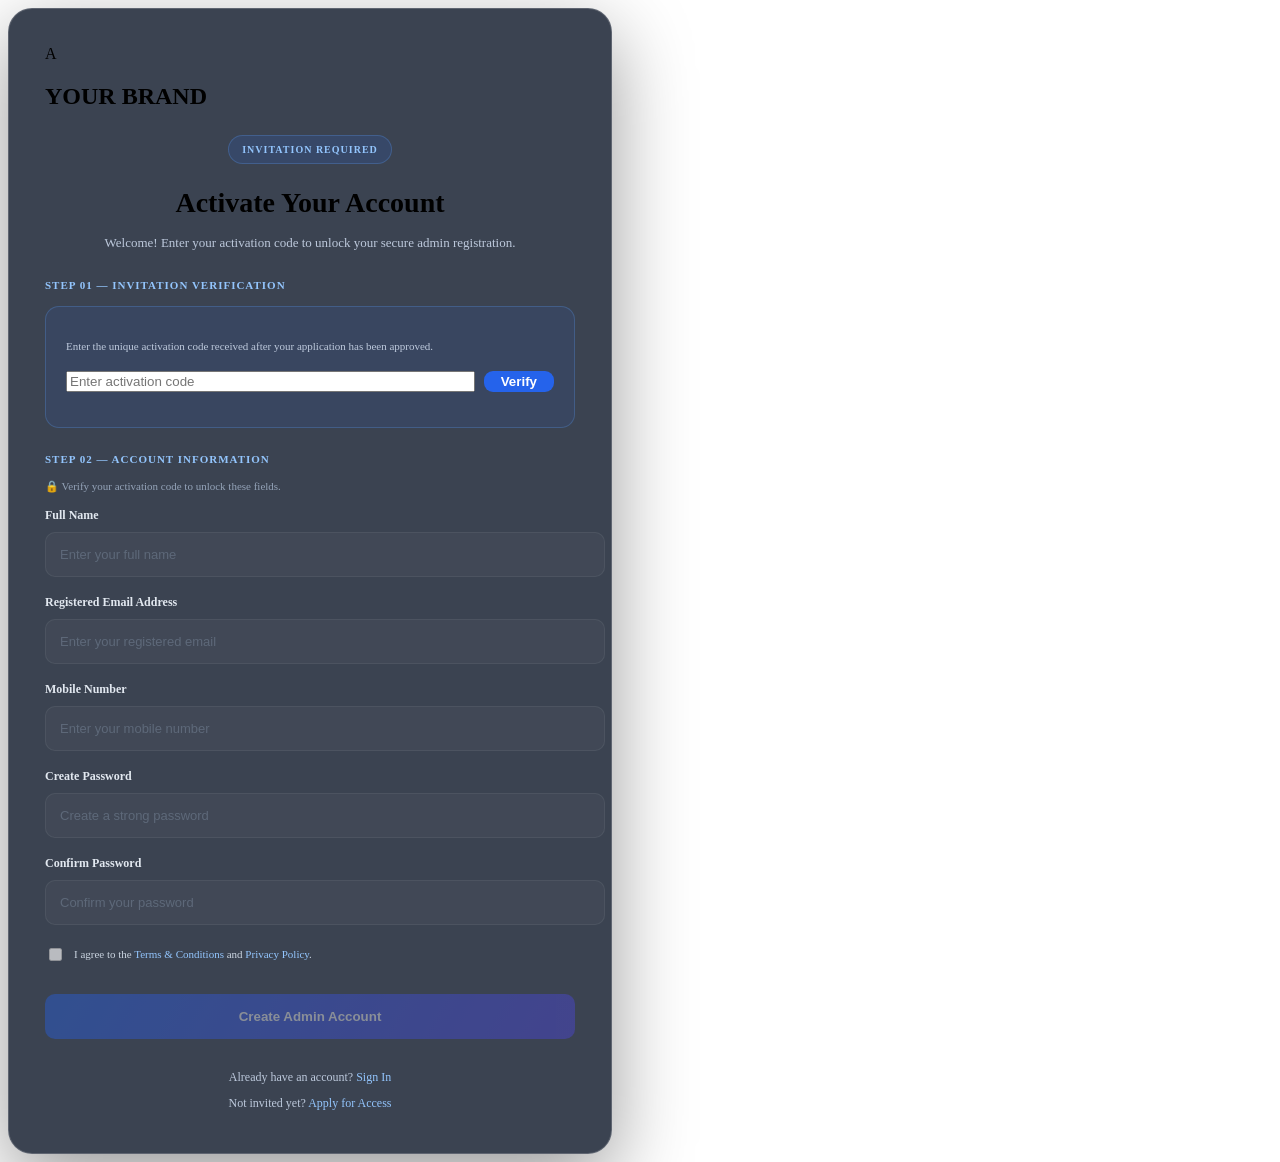
<file: index.html>
<!DOCTYPE html>
<html lang="en">
<head>
    <meta charset="UTF-8">
    <meta name="viewport" content="width=device-width, initial-scale=1.0">

    <title>Activate Account | Admin Portal</title>

    <link rel="stylesheet" href="style.css">

    <link rel="preconnect" href="https://fonts.googleapis.com">
    <link href="https://fonts.googleapis.com/css2?family=Inter:wght@400;500;600;700;800&display=swap" rel="stylesheet">


</head>

<body>

    <div class="background"></div>
    <div class="background-overlay"></div>

    <main class="signup-wrapper">

        <section class="signup-card">

            <!-- Brand -->
            <div class="brand">
                <div class="brand-logo">A</div>
                <h2>Along digital</h2>
            </div>

            <!-- Heading -->
            <div class="signup-heading">

                <span class="security-label">
                    INVITATION REQUIRED
                </span>

                <h1>Activate Your Account</h1>

                <p>
                    Welcome! Enter your activation code to
                    unlock your secure admin registration.
                </p>

            </div>

            <!-- Activation -->
            <div class="section-label">
                STEP 01 — INVITATION VERIFICATION
            </div>

            <div class="activation-box">

                <p>
                    Enter the unique activation code received
                    after your application has been approved.
                </p>

                <div class="activation-row">

                    <input
                        type="text"
                        id="activationCode"
                        placeholder="Enter activation code"
                        maxlength="100"
                        autocomplete="off"
                    >

                    <button
                        type="button"
                        class="verify-btn"
                        id="verifyCodeBtn">
                        Verify
                    </button>

                </div>

                <p
                    id="activationMessage"
                    class="status-message"
                    role="status"
                    aria-live="polite">
                </p>

            </div>

            <!-- Registration -->
            <form id="signupForm">

                <div class="section-label">
                    STEP 02 — ACCOUNT INFORMATION
                </div>

                <p class="locked-message" id="lockedMessage">
                    🔒 Verify your activation code to unlock these fields.
                </p>

                <div class="field">
                    <label for="fullName">Full Name</label>
                    <input
                        type="text"
                        id="fullName"
                        placeholder="Enter your full name"
                        autocomplete="name"
                        maxlength="100"
                        disabled
                        required
                    >
                </div>

                <div class="field">
                    <label for="email">Registered Email Address</label>
                    <input
                        type="email"
                        id="email"
                        placeholder="Enter your registered email"
                        autocomplete="email"
                        maxlength="254"
                        disabled
                        required
                    >
                </div>

                <div class="field">
                    <label for="mobile">Mobile Number</label>
                    <input
                        type="tel"
                        id="mobile"
                        placeholder="Enter your mobile number"
                        autocomplete="tel"
                        maxlength="15"
                        disabled
                        required
                    >
                </div>

                <div class="field">
                    <label for="password">Create Password</label>
                    <input
                        type="password"
                        id="password"
                        placeholder="Create a strong password"
                        autocomplete="new-password"
                        minlength="12"
                        disabled
                        required
                    >
                </div>

                <div class="field">
                    <label for="confirmPassword">Confirm Password</label>
                    <input
                        type="password"
                        id="confirmPassword"
                        placeholder="Confirm your password"
                        autocomplete="new-password"
                        minlength="12"
                        disabled
                        required
                    >
                </div>

                <!-- Terms -->
                <label class="terms">

                    <input
                        type="checkbox"
                        id="signupTerms"
                        disabled
                        required
                    >

                    <span>
                        I agree to the
                        <a href="#" id="terms" data-link="terms-co">Terms & Conditions</a>
                        and
                        <a href="#" id="privacy" data-link="privacy-co">Privacy Policy</a>.
                    </span>

                </label>

                <!-- Register -->
                <button
                    type="submit"
                    id="registerBtn"
                    class="register-btn"
                    disabled>
                    Create Admin Account
                </button>

                <p
                    id="signupMessage"
                    class="status-message"
                    role="status"
                    aria-live="polite">
                </p>

            </form>

            <!-- Footer -->
            <div class="bottom-links">

                Already have an account?
                <a href="index.html">Sign In</a>

                <br>

                Not invited yet?
                <a href="apply.html">Apply for Access</a>

            </div>

        </section>

    </main>

    <!-- Shared Assets -->
    <script src="assets.js"></script>

    <!-- Signup Logic will be added in script.js -->
    <script src="script.js"></script>

</body>
</html>
</file>
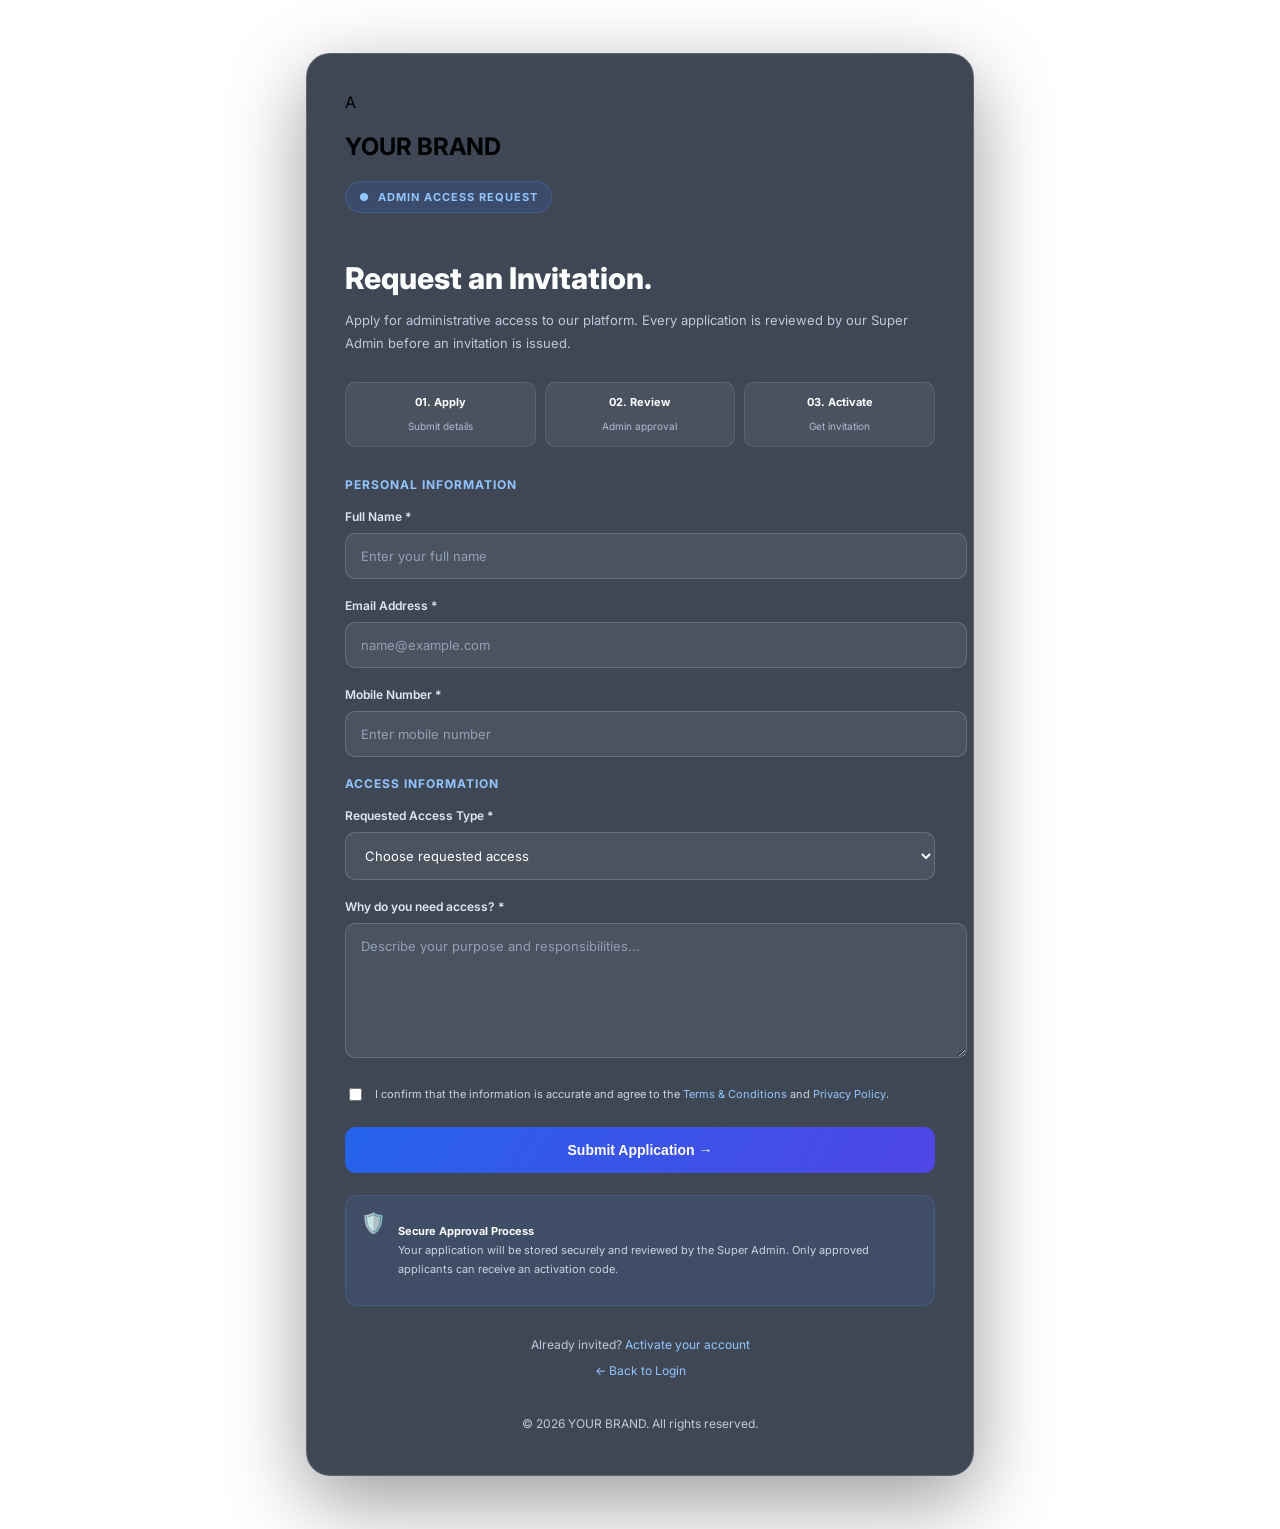
<file: apply.html>
<!DOCTYPE html>
<html lang="en">
<head>
    <meta charset="UTF-8">
    <meta name="viewport" content="width=device-width, initial-scale=1.0">

    <title>Request Access | Admin Portal</title>

    <link rel="stylesheet" href="../style.css">

    <link rel="preconnect" href="https://fonts.googleapis.com">
    <link href="https://fonts.googleapis.com/css2?family=Inter:wght@400;500;600;700;800&display=swap" rel="stylesheet">
</head>
<link rel="stylesheet" href="apply.css">
<body>

    <!-- Background -->
    <div class="background"></div>
    <div class="background-overlay"></div>

    <main class="apply-wrapper">

        <section class="apply-card">

            <!-- Brand -->
            <div class="brand">
                <div class="brand-logo">A</div>
                <h2>YOUR BRAND</h2>
            </div>

            <!-- Heading -->
            <div class="apply-heading">

                <div class="top-label">
                    <span>●</span>
                    ADMIN ACCESS REQUEST
                </div>

                <h1>Request an Invitation.</h1>

                <p>
                    Apply for administrative access to our platform.
                    Every application is reviewed by our Super Admin
                    before an invitation is issued.
                </p>

            </div>

            <!-- Process -->
            <div class="application-steps">

                <div class="step">
                    <strong>01. Apply</strong>
                    <span>Submit details</span>
                </div>

                <div class="step">
                    <strong>02. Review</strong>
                    <span>Admin approval</span>
                </div>

                <div class="step">
                    <strong>03. Activate</strong>
                    <span>Get invitation</span>
                </div>

            </div>

            <form id="applicationForm">

                <div class="section-title">
                    Personal Information
                </div>

                <div class="field">
                    <label for="fullName">Full Name *</label>
                    <input
                        type="text"
                        id="fullName"
                        name="fullName"
                        placeholder="Enter your full name"
                        maxlength="100"
                        autocomplete="name"
                        required
                    >
                </div>

                <div class="field">
                    <label for="email">Email Address *</label>
                    <input
                        type="email"
                        id="email"
                        name="email"
                        placeholder="name@example.com"
                        maxlength="254"
                        autocomplete="email"
                        required
                    >
                </div>

                <div class="field">
                    <label for="mobile">Mobile Number *</label>
                    <input
                        type="tel"
                        id="mobile"
                        name="mobile"
                        placeholder="Enter mobile number"
                        maxlength="15"
                        autocomplete="tel"
                        required
                    >
                </div>

                <div class="section-title">
                    Access Information
                </div>

                <div class="field">
                    <label for="role">Requested Access Type *</label>

                    <select id="role" name="role" required>
                        <option value="">Choose requested access</option>
                        <option value="content_manager">Content Manager</option>
                        <option value="editor">Editor</option>
                        <option value="administrator">Administrator</option>
                    </select>
                </div>

                <div class="field">
                    <label for="reason">Why do you need access? *</label>

                    <textarea
                        id="reason"
                        name="reason"
                        placeholder="Describe your purpose and responsibilities..."
                        maxlength="1000"
                        required
                    ></textarea>
                </div>

                <!-- Consent -->
                <label class="consent">
                    <input
                        type="checkbox"
                        id="applicationConsent"
                        required
                    >

                    <span>
                        I confirm that the information is accurate
                        and agree to the
                        <a href="terms.html">Terms & Conditions</a>
                        and
                        <a href="privacy.html">Privacy Policy</a>.
                    </span>
                </label>

                <!-- Submit -->
                <button
                    type="submit"
                    class="submit-btn"
                    id="applyButton"
                >
                    Submit Application →
                </button>

                <p
                    id="applicationMessage"
                    role="status"
                    aria-live="polite">
                </p>

            </form>

            <!-- Review Information -->
            <div class="review-info">

                <div class="info-icon">🛡️</div>

                <p>
                    <strong>Secure Approval Process</strong><br>
                    Your application will be stored securely
                    and reviewed by the Super Admin.
                    Only approved applicants can receive an
                    activation code.
                </p>

            </div>

            <!-- Footer -->
            <div class="bottom-links">

                Already invited?
                <a href="signup.html">Activate your account</a>

                <br>

                <a href="../index.html">← Back to Login</a>

                <br><br>

                <span>© 2026 YOUR BRAND. All rights reserved.</span>

            </div>

        </section>

    </main>

    <!-- Assets -->
    <script src="../assets.js"></script>

</body>
</html>
</file>
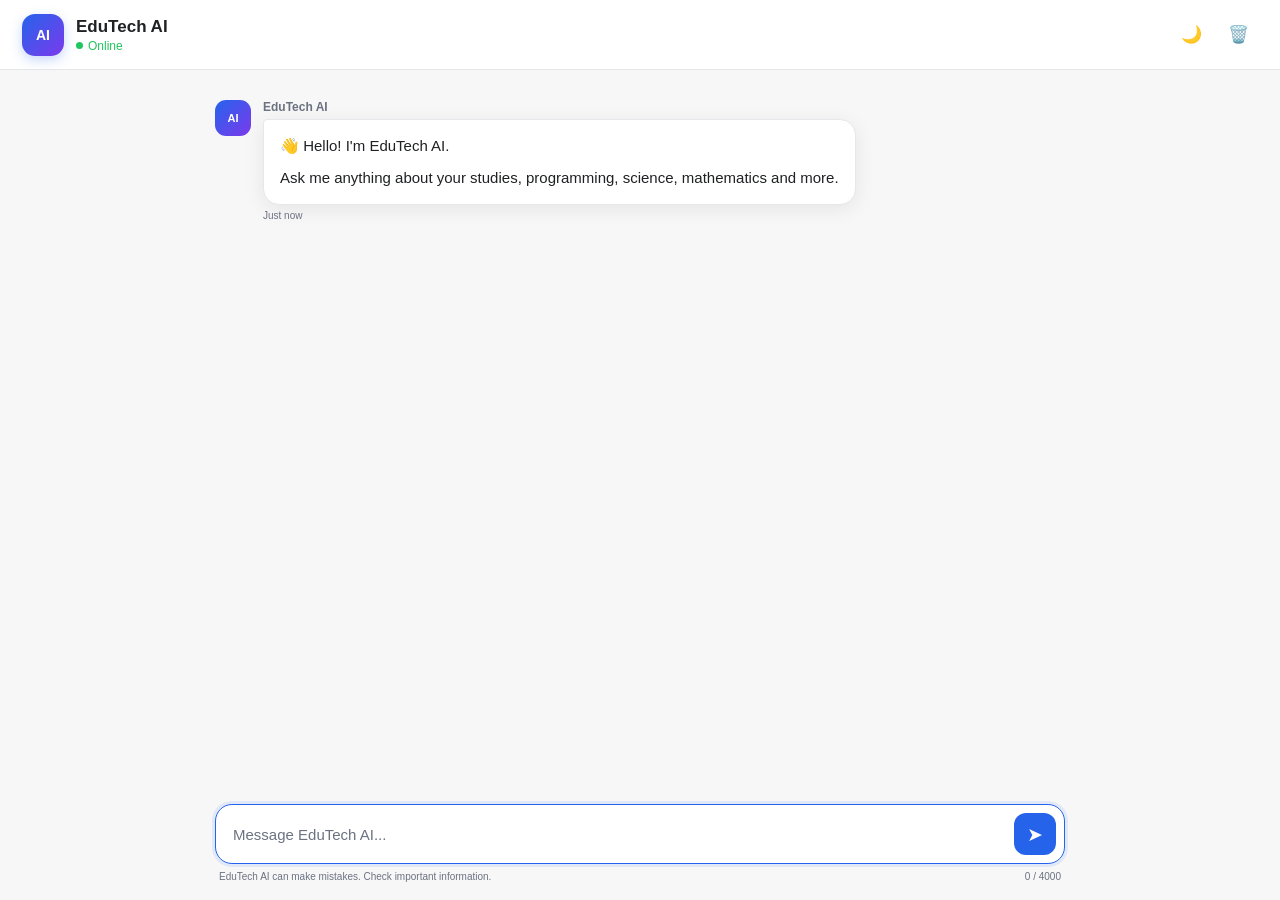
<file: Edutech-chatbot(Copy).html>
<!DOCTYPE html>
<html lang="en">
<head>
    <meta charset="UTF-8">
    <meta name="viewport" content="width=device-width, initial-scale=1.0">

    <title>EduTech AI Chatbot</title>

    <!-- CSS -->
    <style>
/* ================================
   EduTech AI Chatbot
   Main CSS
================================ */

* {
    margin: 0;
    padding: 0;
    box-sizing: border-box;
}

:root {
    --bg: #ffffff;
    --header: #ffffff;
    --chat-bg: #f7f7f8;
    --text: #202123;
    --muted: #6b7280;
    --border: #e5e7eb;
    --input: #ffffff;
    --user: #2563eb;
    --user-text: #ffffff;
    --ai: #ffffff;
    --shadow: 0 4px 20px rgba(0, 0, 0, 0.08);
}

body.dark {
    --bg: #111827;
    --header: #111827;
    --chat-bg: #0b1120;
    --text: #f3f4f6;
    --muted: #9ca3af;
    --border: #273244;
    --input: #1f2937;
    --user: #2563eb;
    --user-text: #ffffff;
    --ai: #1f2937;
    --shadow: 0 4px 20px rgba(0, 0, 0, 0.3);
}

body {
    font-family:
        Inter,
        -apple-system,
        BlinkMacSystemFont,
        "Segoe UI",
        Roboto,
        Arial,
        sans-serif;

    background: var(--bg);
    color: var(--text);

    height: 100vh;
    overflow: hidden;

    transition:
        background 0.25s ease,
        color 0.25s ease;
}


/* ================================
   APP
================================ */

.app {
    width: 100%;
    height: 100vh;

    display: flex;
    flex-direction: column;

    background: var(--chat-bg);
}


/* ================================
   HEADER
================================ */

.chat-header {
    height: 70px;
    min-height: 70px;

    display: flex;
    align-items: center;
    justify-content: space-between;

    padding: 0 22px;

    background: var(--header);
    border-bottom: 1px solid var(--border);

    position: relative;
    z-index: 10;
}

.brand {
    display: flex;
    align-items: center;
    gap: 12px;
}

.ai-logo {
    width: 42px;
    height: 42px;

    display: flex;
    align-items: center;
    justify-content: center;

    border-radius: 13px;

    background: linear-gradient(
        135deg,
        #2563eb,
        #7c3aed
    );

    color: white;

    font-size: 14px;
    font-weight: 800;

    box-shadow: 0 4px 12px rgba(37, 99, 235, 0.25);
}

.brand-info h1 {
    font-size: 17px;
    font-weight: 700;

    line-height: 20px;
}

.status {
    display: flex;
    align-items: center;
    gap: 5px;

    color: #22c55e;

    font-size: 12px;
    margin-top: 2px;
}

.status i {
    width: 7px;
    height: 7px;

    background: #22c55e;

    border-radius: 50%;

    display: inline-block;
}

.header-actions {
    display: flex;
    gap: 7px;
}

.header-actions button {
    width: 40px;
    height: 40px;

    border: none;
    border-radius: 10px;

    background: transparent;
    color: var(--text);

    cursor: pointer;

    font-size: 17px;

    transition:
        background 0.2s ease,
        transform 0.2s ease;
}

.header-actions button:hover {
    background: var(--chat-bg);
    transform: translateY(-1px);
}


/* ================================
   CHAT BOX
================================ */

.chat-box {
    flex: 1;

    overflow-y: auto;

    padding: 30px 18px 35px;

    scroll-behavior: smooth;
}


/* Scrollbar */

.chat-box::-webkit-scrollbar {
    width: 7px;
}

.chat-box::-webkit-scrollbar-track {
    background: transparent;
}

.chat-box::-webkit-scrollbar-thumb {
    background: #c7cbd1;
    border-radius: 10px;
}

body.dark .chat-box::-webkit-scrollbar-thumb {
    background: #374151;
}


/* ================================
   MESSAGE
================================ */

.message {
    width: min(850px, 100%);

    margin: 0 auto 25px;

    display: flex;
    gap: 12px;

    animation: messageIn 0.25s ease;
}

@keyframes messageIn {
    from {
        opacity: 0;
        transform: translateY(7px);
    }

    to {
        opacity: 1;
        transform: translateY(0);
    }
}

.avatar {
    width: 36px;
    height: 36px;

    min-width: 36px;

    display: flex;
    align-items: center;
    justify-content: center;

    border-radius: 11px;

    background: linear-gradient(
        135deg,
        #2563eb,
        #7c3aed
    );

    color: white;

    font-size: 11px;
    font-weight: 800;
}

.message-content {
    max-width: calc(100% - 48px);
}

.message-name {
    font-size: 12px;
    font-weight: 700;

    margin-bottom: 5px;

    color: var(--muted);
}


/* ================================
   AI BUBBLE
================================ */

.bubble {
    background: var(--ai);

    border: 1px solid var(--border);

    border-radius: 4px 16px 16px 16px;

    padding: 14px 16px;

    box-shadow: var(--shadow);

    line-height: 1.6;

    font-size: 15px;

    word-wrap: break-word;
}

.bubble p + p {
    margin-top: 8px;
}


/* ================================
   USER MESSAGE
================================ */

.user-message {
    justify-content: flex-end;
}

.user-message .avatar {
    order: 2;

    background: var(--user);
}

.user-message .message-content {
    order: 1;

    display: flex;
    flex-direction: column;
    align-items: flex-end;
}

.user-message .message-name {
    display: none;
}

.user-message .bubble {
    background: var(--user);
    color: var(--user-text);

    border: none;

    border-radius: 16px 4px 16px 16px;

    box-shadow: none;
}

.user-message .message-time {
    text-align: right;
}


/* ================================
   MESSAGE TIME
================================ */

.message-time {
    color: var(--muted);

    font-size: 10px;

    margin-top: 5px;
}


/* ================================
   TYPING
================================ */

.typing-container {
    width: min(850px, calc(100% - 36px));

    margin: 0 auto 15px;

    display: flex;
    align-items: center;

    gap: 12px;
}

.typing {
    height: 36px;

    padding: 0 14px;

    display: flex;
    align-items: center;
    gap: 4px;

    background: var(--ai);

    border: 1px solid var(--border);

    border-radius: 4px 14px 14px 14px;
}

.typing span {
    width: 6px;
    height: 6px;

    background: var(--muted);

    border-radius: 50%;

    animation: typing 1.2s infinite ease-in-out;
}

.typing span:nth-child(2) {
    animation-delay: 0.15s;
}

.typing span:nth-child(3) {
    animation-delay: 0.3s;
}

@keyframes typing {
    0%,
    60%,
    100% {
        transform: translateY(0);
        opacity: 0.4;
    }

    30% {
        transform: translateY(-5px);
        opacity: 1;
    }
}

.hidden {
    display: none !important;
}


/* ================================
   INPUT AREA
================================ */

.input-area {
    width: 100%;

    padding: 12px 18px 18px;

    background: var(--chat-bg);
}

.input-wrapper {
    width: min(850px, 100%);

    margin: auto;

    min-height: 58px;

    display: flex;
    align-items: flex-end;

    padding: 8px 8px 8px 17px;

    background: var(--input);

    border: 1px solid var(--border);

    border-radius: 17px;

    box-shadow: var(--shadow);

    transition:
        border 0.2s ease,
        box-shadow 0.2s ease;
}

.input-wrapper:focus-within {
    border-color: #2563eb;

    box-shadow:
        0 0 0 3px rgba(37, 99, 235, 0.1);
}

#messageInput {
    flex: 1;

    width: 100%;

    min-height: 40px;
    max-height: 150px;

    resize: none;

    border: none;
    outline: none;

    background: transparent;

    color: var(--text);

    font-family: inherit;
    font-size: 15px;

    line-height: 22px;

    padding: 9px 8px 8px 0;
}

#messageInput::placeholder {
    color: var(--muted);
}


/* ================================
   SEND BUTTON
================================ */

.send-btn {
    width: 42px;
    height: 42px;

    min-width: 42px;

    border: none;
    border-radius: 12px;

    background: var(--user);

    color: white;

    font-size: 19px;

    display: flex;
    align-items: center;
    justify-content: center;

    cursor: pointer;

    transition:
        transform 0.2s ease,
        opacity 0.2s ease;
}

.send-btn:hover {
    transform: scale(1.05);
}

.send-btn:active {
    transform: scale(0.95);
}

.send-btn:disabled {
    opacity: 0.5;
    cursor: not-allowed;
}


/* ================================
   INPUT FOOTER
================================ */

.input-footer {
    width: min(850px, 100%);

    margin: 7px auto 0;

    padding: 0 4px;

    display: flex;
    justify-content: space-between;
    gap: 10px;

    color: var(--muted);

    font-size: 10px;
}


/* ================================
   MOBILE
================================ */

@media (max-width: 600px) {

    .chat-header {
        height: 62px;
        min-height: 62px;

        padding: 0 14px;
    }

    .ai-logo {
        width: 38px;
        height: 38px;

        border-radius: 11px;
    }

    .brand-info h1 {
        font-size: 15px;
    }

    .header-actions button {
        width: 36px;
        height: 36px;
    }

    .chat-box {
        padding: 20px 12px 25px;
    }

    .message {
        gap: 8px;

        margin-bottom: 20px;
    }

    .avatar {
        width: 32px;
        height: 32px;
        min-width: 32px;

        border-radius: 9px;
    }

    .message-content {
        max-width: calc(100% - 40px);
    }

    .bubble {
        font-size: 14px;
        padding: 11px 13px;
    }

    .typing-container {
        width: calc(100% - 24px);
    }

    .input-area {
        padding: 8px 10px 12px;
    }

    .input-wrapper {
        min-height: 53px;
        border-radius: 15px;

        padding-left: 13px;
    }

    #messageInput {
        font-size: 14px;
    }

    .send-btn {
        width: 38px;
        height: 38px;
        min-width: 38px;

        border-radius: 10px;
    }

    .input-footer {
        font-size: 9px;
    }
}


/* ================================
   VERY SMALL SCREEN
================================ */

@media (max-width: 380px) {

    .status {
        display: none;
    }

    .input-footer span:first-child {
        display: none;
    }

    .input-footer {
        justify-content: flex-end;
    }
}
</style>
</head>

<body>

    <!-- App Container -->
    <div class="app">

        <!-- Header -->
        <header class="chat-header">
            <div class="brand">
                <div class="ai-logo">AI</div>

                <div class="brand-info">
                    <h1>EduTech AI</h1>
                    <span class="status">
                        <i></i> Online
                    </span>
                </div>
            </div>

            <div class="header-actions">
                <button id="themeBtn" title="Change Theme">
                    🌙
                </button>

                <button id="clearBtn" title="Clear Chat">
                    🗑️
                </button>
            </div>
        </header>


        <!-- Chat Area -->
        <main id="chatBox" class="chat-box">

            <!-- Welcome Message -->
            <div class="message ai-message">
                <div class="avatar">AI</div>

                <div class="message-content">
                    <div class="message-name">EduTech AI</div>

                    <div class="bubble">
                        <p>
                            👋 Hello! I'm EduTech AI.
                        </p>

                        <p>
                            Ask me anything about your studies,
                            programming, science, mathematics and more.
                        </p>
                    </div>

                    <div class="message-time">
                        Just now
                    </div>
                </div>
            </div>

        </main>


        <!-- Typing Indicator -->
        <div id="typing" class="typing-container hidden">

            <div class="avatar">AI</div>

            <div class="typing">
                <span></span>
                <span></span>
                <span></span>
            </div>

        </div>


        <!-- Input Area -->
        <footer class="input-area">

            <div class="input-wrapper">

                <textarea
                    id="messageInput"
                    rows="1"
                    maxlength="4000"
                    placeholder="Message EduTech AI..."
                    autocomplete="off"
                ></textarea>

                <button
                    id="sendBtn"
                    class="send-btn"
                    title="Send Message"
                    type="button"
                >
                    ➤
                </button>

            </div>

            <div class="input-footer">
                <span>EduTech AI can make mistakes. Check important information.</span>
                <span id="charCount">0 / 4000</span>
            </div>

        </footer>

    </div>


    <!-- JavaScript -->
    <script>
/* =========================================
   EduTech AI Chatbot
   script.js
========================================= */


/* =========================================
   CONFIGURATION
========================================= */

// Demo API key supplied by user
const API_KEY =
    "AQ.Ab8RN6JSf9K4b7ySt2TMLwf94kNoDjcHwE4QwWHxt6ulXJbYoQ";

// Gemini model
const MODEL = "gemini-3.1-flash-lite";

// Gemini API endpoint
const API_URL =
    `https://generativelanguage.googleapis.com/v1beta/models/${MODEL}:generateContent`;


/* =========================================
   DOM ELEMENTS
========================================= */

const chatBox = document.getElementById("chatBox");
const messageInput = document.getElementById("messageInput");
const sendBtn = document.getElementById("sendBtn");

const typing = document.getElementById("typing");

const clearBtn = document.getElementById("clearBtn");
const themeBtn = document.getElementById("themeBtn");

const charCount = document.getElementById("charCount");


/* =========================================
   CHAT HISTORY
========================================= */

let conversation = [];

try {
    const savedChat = localStorage.getItem("edutech_chat");

    if (savedChat) {
        conversation = JSON.parse(savedChat);
    }
} catch (error) {
    conversation = [];
}


/* =========================================
   LOAD SAVED CHAT
========================================= */

function loadChat() {

    if (!conversation.length) {
        return;
    }

    // Remove default welcome message
    chatBox.innerHTML = "";

    conversation.forEach(message => {

        addMessage(
            message.role,
            message.text,
            false
        );

    });
}


/* =========================================
   SAVE CHAT
========================================= */

function saveChat() {

    try {

        localStorage.setItem(
            "edutech_chat",
            JSON.stringify(conversation)
        );

    } catch (error) {

        console.warn(
            "Could not save chat:",
            error
        );

    }
}


/* =========================================
   ADD MESSAGE TO UI
========================================= */

function addMessage(role, text, animate = true) {

    const message = document.createElement("div");

    message.className =
        role === "user"
            ? "message user-message"
            : "message ai-message";

    if (!animate) {
        message.style.animation = "none";
    }


    const avatar = document.createElement("div");

    avatar.className = "avatar";

    avatar.textContent =
        role === "user"
            ? "U"
            : "AI";


    const content = document.createElement("div");

    content.className = "message-content";


    const name = document.createElement("div");

    name.className = "message-name";

    name.textContent =
        role === "user"
            ? "You"
            : "EduTech AI";


    const bubble = document.createElement("div");

    bubble.className = "bubble";


    /*
       Basic text formatting.
       This keeps the response as text rather
       than directly inserting arbitrary HTML.
    */

    bubble.innerHTML = formatText(text);


    const time = document.createElement("div");

    time.className = "message-time";

    time.textContent = getTime();


    content.appendChild(name);
    content.appendChild(bubble);
    content.appendChild(time);

    message.appendChild(avatar);
    message.appendChild(content);

    chatBox.appendChild(message);


    scrollToBottom();

    return message;
}


/* =========================================
   TEXT FORMATTER
========================================= */

function formatText(text) {

    if (!text) {
        return "";
    }


    // Escape HTML
    const escaped = text
        .replace(/&/g, "&amp;")
        .replace(/</g, "&lt;")
        .replace(/>/g, "&gt;");


    // Convert simple markdown-like formatting
    return escaped
        .replace(/\*\*(.*?)\*\*/g, "<strong>$1</strong>")
        .replace(/\*(.*?)\*/g, "<em>$1</em>")
        .replace(/`([^`]+)`/g, "<code>$1</code>")
        .replace(/\n/g, "<br>");
}


/* =========================================
   CURRENT TIME
========================================= */

function getTime() {

    return new Date().toLocaleTimeString(
        [],
        {
            hour: "2-digit",
            minute: "2-digit"
        }
    );

}


/* =========================================
   SCROLL
========================================= */

function scrollToBottom() {

    setTimeout(() => {

        chatBox.scrollTo({
            top: chatBox.scrollHeight,
            behavior: "smooth"
        });

    }, 50);

}


/* =========================================
   TYPING INDICATOR
========================================= */

function showTyping() {

    typing.classList.remove("hidden");

    scrollToBottom();

}


function hideTyping() {

    typing.classList.add("hidden");

}


/* =========================================
   SEND MESSAGE
========================================= */

async function sendMessage() {

    const text = messageInput.value.trim();


    // Don't send empty message
    if (!text) {
        return;
    }


    // Prevent duplicate requests
    sendBtn.disabled = true;


    // Add user message
    addMessage(
        "user",
        text
    );


    // Save user message
    conversation.push({
        role: "user",
        text: text
    });

    saveChat();


    // Clear input
    messageInput.value = "";

    updateCharacterCount();

    autoResize();


    // Show typing
    showTyping();


    try {

        const response =
            await askGemini();


        hideTyping();


        // Add AI message
        addMessage(
            "ai",
            response
        );


        // Save AI response
        conversation.push({
            role: "ai",
            text: response
        });

        saveChat();


    } catch (error) {

        hideTyping();


        console.error(error);


        let errorMessage =
            "Sorry, something went wrong while contacting the AI.";


        if (
            error.message &&
            error.message.includes("403")
        ) {

            errorMessage =
                "API key is invalid or does not have permission to use this API.";

        } else if (
            error.message &&
            error.message.includes("429")
        ) {

            errorMessage =
                "Too many requests. Please wait a moment and try again.";

        } else if (
            error.message &&
            error.message.includes("404")
        ) {

            errorMessage =
                "The selected Gemini model is unavailable.";

        }


        addMessage(
            "ai",
            errorMessage
        );

    } finally {

        sendBtn.disabled = false;

        messageInput.focus();

    }

}


/* =========================================
   GEMINI API
========================================= */

async function askGemini() {

    /*
       Convert local chat history into Gemini
       conversation format.
    */

    const contents = conversation.map(message => {

        return {

            role:
                message.role === "user"
                    ? "user"
                    : "model",

            parts: [
                {
                    text: message.text
                }
            ]

        };

    });


    const response = await fetch(
        API_URL,
        {

            method: "POST",

            headers: {

                "Content-Type":
                    "application/json",

                "x-goog-api-key":
                    API_KEY

            },

            body: JSON.stringify({

                contents: contents,

                systemInstruction: {

                    parts: [
                        {
                            text:
                                "You are EduTech AI, a helpful educational AI assistant. Explain concepts clearly and simply. Help students with mathematics, physics, chemistry, computer science, programming and general educational questions. When solving numerical problems, show the important steps."
                        }
                    ]

                },

                generationConfig: {

                    temperature: 0.7,

                    maxOutputTokens: 2048

                }

            })

        }
    );


    if (!response.ok) {

        const errorText =
            await response.text();

        throw new Error(
            `${response.status}: ${errorText}`
        );

    }


    const data =
        await response.json();


    /*
       Extract generated text
    */

    const result =
        data?.candidates?.[0]?.content?.parts
            ?.map(part => part.text || "")
            .join("");


    if (!result) {

        throw new Error(
            "Empty response received from Gemini."
        );

    }


    return result;

}


/* =========================================
   ENTER KEY
========================================= */

messageInput.addEventListener(
    "keydown",
    function (event) {

        if (
            event.key === "Enter" &&
            !event.shiftKey
        ) {

            event.preventDefault();

            sendMessage();

        }

    }
);


/* =========================================
   SEND BUTTON
========================================= */

sendBtn.addEventListener(
    "click",
    sendMessage
);


/* =========================================
   AUTO RESIZE TEXTAREA
========================================= */

function autoResize() {

    messageInput.style.height = "auto";

    messageInput.style.height =
        Math.min(
            messageInput.scrollHeight,
            150
        ) + "px";

}


messageInput.addEventListener(
    "input",
    function () {

        autoResize();

        updateCharacterCount();

    }
);


/* =========================================
   CHARACTER COUNT
========================================= */

function updateCharacterCount() {

    const length =
        messageInput.value.length;

    charCount.textContent =
        `${length} / 4000`;

}


/* =========================================
   CLEAR CHAT
========================================= */

clearBtn.addEventListener(
    "click",
    function () {

        const confirmed =
            confirm(
                "Clear your entire chat?"
            );


        if (!confirmed) {
            return;
        }


        conversation = [];


        localStorage.removeItem(
            "edutech_chat"
        );


        chatBox.innerHTML = `

            <div class="message ai-message">

                <div class="avatar">
                    AI
                </div>

                <div class="message-content">

                    <div class="message-name">
                        EduTech AI
                    </div>

                    <div class="bubble">

                        <p>
                            👋 Hello! I'm EduTech AI.
                        </p>

                        <p>
                            Ask me anything about your
                            studies, programming, science,
                            mathematics and more.
                     founder/author is Shankar Singh Rajput.
                        </p>

                    </div>

                    <div class="message-time">
                        Just now
                    </div>

                </div>

            </div>

        `;

    }
);


/* =========================================
   DARK / LIGHT MODE
========================================= */

function setTheme(theme) {

    if (theme === "dark") {

        document.body.classList.add("dark");

        themeBtn.textContent = "☀️";

    } else {

        document.body.classList.remove("dark");

        themeBtn.textContent = "🌙";

    }


    localStorage.setItem(
        "edutech_theme",
        theme
    );

}


themeBtn.addEventListener(
    "click",
    function () {

        const isDark =
            document.body.classList.contains("dark");


        setTheme(
            isDark
                ? "light"
                : "dark"
        );

    }
);


/* =========================================
   LOAD THEME
========================================= */

const savedTheme =
    localStorage.getItem(
        "edutech_theme"
    );


if (savedTheme) {

    setTheme(savedTheme);

} else if (
    window.matchMedia &&
    window.matchMedia(
        "(prefers-color-scheme: dark)"
    ).matches
) {

    setTheme("dark");

} else {

    setTheme("light");

}


/* =========================================
   INITIALIZE
========================================= */

loadChat();

updateCharacterCount();

autoResize();

messageInput.focus();
</script>

</body>
</html>
</file>
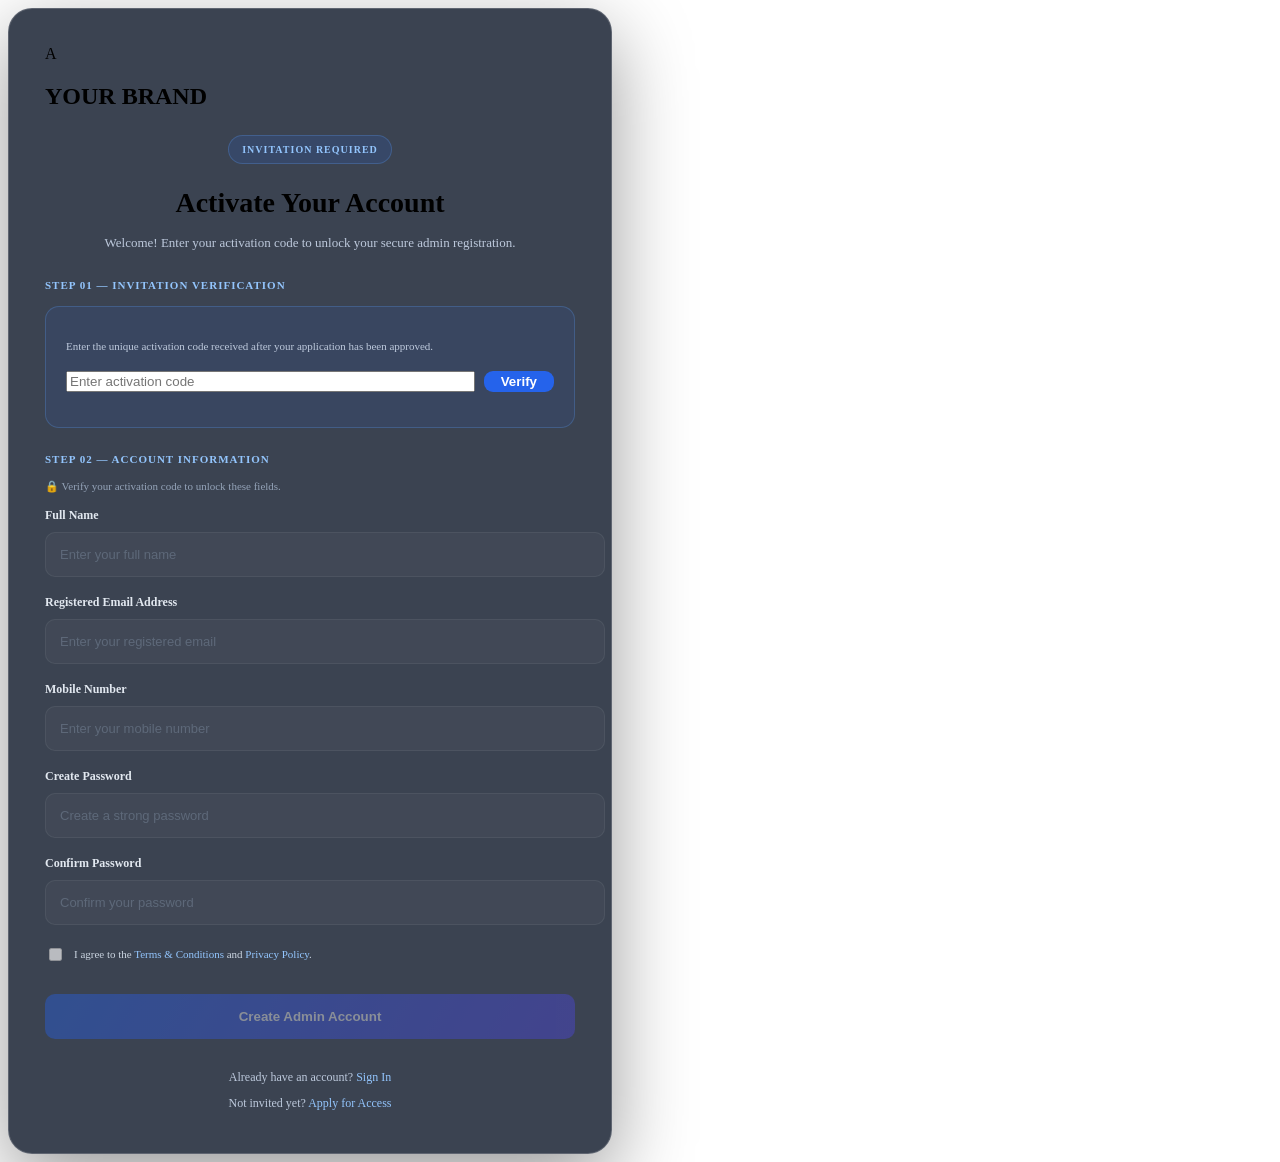
<file: signup.html>
<!DOCTYPE html>
<html lang="en">
<head>
    <meta charset="UTF-8">
    <meta name="viewport" content="width=device-width, initial-scale=1.0">

    <title>Activate Account | Admin Portal</title>

    <link rel="stylesheet" href="../style.css">

    <link rel="preconnect" href="https://fonts.googleapis.com">
    <link href="https://fonts.googleapis.com/css2?family=Inter:wght@400;500;600;700;800&display=swap" rel="stylesheet">

    <link rel="stylesheet" href="signup.css">
</head>

<body>

    <div class="background"></div>
    <div class="background-overlay"></div>

    <main class="signup-wrapper">

        <section class="signup-card">

            <!-- Brand -->
            <div class="brand">
                <div class="brand-logo">A</div>
                <h2>YOUR BRAND</h2>
            </div>

            <!-- Heading -->
            <div class="signup-heading">

                <span class="security-label">
                    INVITATION REQUIRED
                </span>

                <h1>Activate Your Account</h1>

                <p>
                    Welcome! Enter your activation code to
                    unlock your secure admin registration.
                </p>

            </div>

            <!-- Activation -->
            <div class="section-label">
                STEP 01 — INVITATION VERIFICATION
            </div>

            <div class="activation-box">

                <p>
                    Enter the unique activation code received
                    after your application has been approved.
                </p>

                <div class="activation-row">

                    <input
                        type="text"
                        id="activationCode"
                        placeholder="Enter activation code"
                        maxlength="100"
                        autocomplete="off"
                    >

                    <button
                        type="button"
                        class="verify-btn"
                        id="verifyCodeBtn">
                        Verify
                    </button>

                </div>

                <p
                    id="activationMessage"
                    class="status-message"
                    role="status"
                    aria-live="polite">
                </p>

            </div>

            <!-- Registration -->
            <form id="signupForm">

                <div class="section-label">
                    STEP 02 — ACCOUNT INFORMATION
                </div>

                <p class="locked-message" id="lockedMessage">
                    🔒 Verify your activation code to unlock these fields.
                </p>

                <div class="field">
                    <label for="fullName">Full Name</label>
                    <input
                        type="text"
                        id="fullName"
                        placeholder="Enter your full name"
                        autocomplete="name"
                        maxlength="100"
                        disabled
                        required
                    >
                </div>

                <div class="field">
                    <label for="email">Registered Email Address</label>
                    <input
                        type="email"
                        id="email"
                        placeholder="Enter your registered email"
                        autocomplete="email"
                        maxlength="254"
                        disabled
                        required
                    >
                </div>

                <div class="field">
                    <label for="mobile">Mobile Number</label>
                    <input
                        type="tel"
                        id="mobile"
                        placeholder="Enter your mobile number"
                        autocomplete="tel"
                        maxlength="15"
                        disabled
                        required
                    >
                </div>

                <div class="field">
                    <label for="password">Create Password</label>
                    <input
                        type="password"
                        id="password"
                        placeholder="Create a strong password"
                        autocomplete="new-password"
                        minlength="12"
                        disabled
                        required
                    >
                </div>

                <div class="field">
                    <label for="confirmPassword">Confirm Password</label>
                    <input
                        type="password"
                        id="confirmPassword"
                        placeholder="Confirm your password"
                        autocomplete="new-password"
                        minlength="12"
                        disabled
                        required
                    >
                </div>

                <!-- Terms -->
                <label class="terms">

                    <input
                        type="checkbox"
                        id="signupTerms"
                        disabled
                        required
                    >

                    <span>
                        I agree to the
                        <a href="terms.html">Terms & Conditions</a>
                        and
                        <a href="privacy.html">Privacy Policy</a>.
                    </span>

                </label>

                <!-- Register -->
                <button
                    type="submit"
                    id="registerBtn"
                    class="register-btn"
                    disabled>
                    Create Admin Account
                </button>

                <p
                    id="signupMessage"
                    class="status-message"
                    role="status"
                    aria-live="polite">
                </p>

            </form>

            <!-- Footer -->
            <div class="bottom-links">

                Already have an account?
                <a href="../index.html">Sign In</a>

                <br>

                Not invited yet?
                <a href="apply.html">Apply for Access</a>

            </div>

        </section>

    </main>

    <!-- Shared Assets -->
    <script src="../assets.js"></script>

    <!-- Signup Logic will be added in script.js -->
    <script src="../script.js"></script>

</body>
</html>
</file>
<file: style.css>
signup-wrapper {
            min-height: 100vh;
            display: flex;
            align-items: center;
            justify-content: center;
            padding: 35px 16px;
        }

        .signup-card {
            width: 100%;
            max-width: 530px;
            padding: 36px;
            border-radius: 24px;
            background: rgba(10,20,38,.80);
            border: 1px solid rgba(255,255,255,.18);
            backdrop-filter: blur(25px);
            -webkit-backdrop-filter: blur(25px);
            box-shadow: 0 25px 80px rgba(0,0,0,.4);
        }


        .signup-heading {
            text-align: center;
            margin: 25px 0;
        }

        .signup-heading h1 {
            font-size: 28px;
            margin-bottom: 10px;
        }

        .signup-heading p {
            color: #bdc9dc;
            font-size: 13px;
            line-height: 1.7;
        }

        .security-label {
            display: inline-block;
            padding: 8px 13px;
            background: rgba(37,99,235,.15);
            border: 1px solid rgba(96,165,250,.25);
            border-radius: 30px;
            color: #93c5fd;
            font-size: 10px;
            font-weight: 700;
            letter-spacing: 1px;
        }

        .section-label {
            color: #93c5fd;
            font-size: 11px;
            font-weight: 700;
            letter-spacing: 1px;
            margin: 25px 0 15px;
        }

        .field {
            margin-bottom: 18px;
        }

        .field label {
            display: block;
            font-size: 12px;
            font-weight: 600;
            margin-bottom: 9px;
            color: #e2e8f0;
        }

        .field input {
            width: 100%;
            padding: 14px;
            border-radius: 10px;
            border: 1px solid rgba(255,255,255,.17);
            background: rgba(255,255,255,.07);
            color: white;
            font-size: 13px;
            outline: none;
        }

        .field input::placeholder {
            color: #91a0b5;
        }

        .field input:focus {
            border-color: #60a5fa;
        }

        .field input:disabled {
            opacity: .4;
            cursor: not-allowed;
        }

        .activation-box {
            padding: 20px;
            border: 1px solid rgba(96,165,250,.25);
            background: rgba(37,99,235,.09);
            border-radius: 14px;
        }

        .activation-box p {
            font-size: 11px;
            color: #bdc9dc;
            line-height: 1.6;
            margin-bottom: 15px;
        }

        .activation-row {
            display: flex;
            gap: 9px;
        }

        .activation-row input {
            min-width: 0;
            flex: 1;
        }

        .verify-btn {
            padding: 0 17px;
            border: none;
            border-radius: 9px;
            background: #2563eb;
            color: white;
            font-weight: 600;
            cursor: pointer;
        }

        .register-btn {
            width: 100%;
            padding: 15px;
            border: none;
            border-radius: 10px;
            background: linear-gradient(120deg,#2563eb,#4f46e5);
            color: white;
            font-weight: 700;
            cursor: pointer;
            margin-top: 10px;
        }

        .register-btn:disabled {
            opacity: .4;
            cursor: not-allowed;
        }

        .terms {
            display: flex;
            gap: 9px;
            align-items: flex-start;
            color: #cbd5e1;
            font-size: 11px;
            line-height: 1.7;
            margin: 20px 0;
        }

        .terms input {
            margin-top: 3px;
            accent-color: #2563eb;
        }

        .terms a,
        .bottom-links a {
            color: #93c5fd;
            text-decoration: none;
        }

        .status-message {
            font-size: 12px;
            margin-top: 12px;
        }

        .locked-message {
            font-size: 11px;
            color: #94a3b8;
            margin-bottom: 15px;
        }

        .bottom-links {
            text-align: center;
            color: #bdc9dc;
            font-size: 12px;
            margin-top: 25px;
            line-height: 2.2;
        }

        @media(max-width:480px) {
            .signup-card {
                padding: 25px 19px;
            }

            .activation-row {
                flex-direction: column;
            }

            .verify-btn {
                padding: 13px;
            }

            .signup-heading h1 {
                font-size: 24px;
            }
        }
</file>
<file: apply.css>
body {
            font-family: 'Inter', sans-serif;
        }

        .apply-wrapper {
            min-height: 100vh;
            display: flex;
            align-items: center;
            justify-content: center;
            padding: 45px 18px;
        }

        .apply-card {
            width: 100%;
            max-width: 590px;
            padding: 38px;
            border-radius: 24px;
            background: rgba(10, 20, 38, .78);
            border: 1px solid rgba(255,255,255,.17);
            backdrop-filter: blur(25px);
            -webkit-backdrop-filter: blur(25px);
            box-shadow: 0 25px 80px rgba(0,0,0,.4);
        }

        .top-label {
            display: inline-flex;
            align-items: center;
            gap: 8px;
            color: #93c5fd;
            background: rgba(37,99,235,.15);
            border: 1px solid rgba(96,165,250,.2);
            border-radius: 30px;
            padding: 8px 13px;
            font-size: 11px;
            font-weight: 700;
            letter-spacing: 1px;
            margin-bottom: 22px;
        }

        .apply-heading h1 {
            font-size: 30px;
            font-weight: 800;
            margin-bottom: 12px;
            color: #fff;
        }

        .apply-heading p {
            color: #bdc9dc;
            font-size: 13px;
            line-height: 1.8;
            margin-bottom: 27px;
        }

        .application-steps {
            display: grid;
            grid-template-columns: repeat(3, 1fr);
            gap: 9px;
            margin-bottom: 30px;
        }

        .step {
            padding: 12px 8px;
            background: rgba(255,255,255,.06);
            border: 1px solid rgba(255,255,255,.1);
            border-radius: 10px;
            text-align: center;
        }

        .step strong {
            display: block;
            font-size: 11px;
            color: #fff;
            margin-bottom: 5px;
        }

        .step span {
            font-size: 10px;
            color: #aebdd2;
        }

        .section-title {
            font-size: 12px;
            font-weight: 700;
            color: #93c5fd;
            letter-spacing: 1px;
            margin-bottom: 17px;
            text-transform: uppercase;
        }

        .field {
            margin-bottom: 19px;
        }

        .field label {
            display: block;
            font-size: 12px;
            font-weight: 600;
            color: #e2e8f0;
            margin-bottom: 9px;
        }

        .field input,
        .field select,
        .field textarea {
            width: 100%;
            padding: 14px 15px;
            border-radius: 10px;
            border: 1px solid rgba(255,255,255,.16);
            background: rgba(255,255,255,.07);
            color: #fff;
            outline: none;
            font-size: 13px;
            font-family: inherit;
            transition: .2s;
        }

        .field input:focus,
        .field select:focus,
        .field textarea:focus {
            border-color: #60a5fa;
            background: rgba(255,255,255,.11);
        }

        .field input::placeholder,
        .field textarea::placeholder {
            color: #91a0b5;
        }

        .field select option {
            color: #111827;
            background: #fff;
        }

        .field textarea {
            resize: vertical;
            min-height: 105px;
        }

        .consent {
            display: flex;
            align-items: flex-start;
            gap: 10px;
            margin: 23px 0;
            color: #cbd5e1;
            font-size: 11px;
            line-height: 1.7;
        }

        .consent input {
            margin-top: 3px;
            accent-color: #2563eb;
        }

        .consent a {
            color: #93c5fd;
            text-decoration: none;
        }

        .submit-btn {
            width: 100%;
            padding: 15px;
            border: none;
            border-radius: 11px;
            background: linear-gradient(120deg, #2563eb, #4f46e5);
            color: white;
            font-size: 14px;
            font-weight: 700;
            cursor: pointer;
            transition: .25s;
        }

        .submit-btn:hover {
            filter: brightness(1.15);
            transform: translateY(-2px);
        }

        .review-info {
            display: flex;
            gap: 12px;
            padding: 15px;
            margin-top: 22px;
            border-radius: 12px;
            background: rgba(59,130,246,.10);
            border: 1px solid rgba(96,165,250,.17);
        }

        .review-info .info-icon {
            font-size: 20px;
        }

        .review-info p {
            font-size: 11px;
            color: #cbd5e1;
            line-height: 1.7;
        }

        .review-info strong {
            color: white;
        }

        #applicationMessage {
            font-size: 12px;
            margin-top: 14px;
        }

        .bottom-links {
            text-align: center;
            margin-top: 26px;
            font-size: 12px;
            color: #bdc9dc;
            line-height: 2.2;
        }

        .bottom-links a {
            color: #93c5fd;
            text-decoration: none;
        }

        @media(max-width: 500px) {
            .apply-card {
                padding: 26px 19px;
            }

            .apply-heading h1 {
                font-size: 25px;
            }

            .application-steps {
                gap: 6px;
            }

            .step {
                padding: 10px 4px;
            }
        }
</file>
<file: signup.css>
signup-wrapper {
            min-height: 100vh;
            display: flex;
            align-items: center;
            justify-content: center;
            padding: 35px 16px;
        }

        .signup-card {
            width: 100%;
            max-width: 530px;
            padding: 36px;
            border-radius: 24px;
            background: rgba(10,20,38,.80);
            border: 1px solid rgba(255,255,255,.18);
            backdrop-filter: blur(25px);
            -webkit-backdrop-filter: blur(25px);
            box-shadow: 0 25px 80px rgba(0,0,0,.4);
        }


        .signup-heading {
            text-align: center;
            margin: 25px 0;
        }

        .signup-heading h1 {
            font-size: 28px;
            margin-bottom: 10px;
        }

        .signup-heading p {
            color: #bdc9dc;
            font-size: 13px;
            line-height: 1.7;
        }

        .security-label {
            display: inline-block;
            padding: 8px 13px;
            background: rgba(37,99,235,.15);
            border: 1px solid rgba(96,165,250,.25);
            border-radius: 30px;
            color: #93c5fd;
            font-size: 10px;
            font-weight: 700;
            letter-spacing: 1px;
        }

        .section-label {
            color: #93c5fd;
            font-size: 11px;
            font-weight: 700;
            letter-spacing: 1px;
            margin: 25px 0 15px;
        }

        .field {
            margin-bottom: 18px;
        }

        .field label {
            display: block;
            font-size: 12px;
            font-weight: 600;
            margin-bottom: 9px;
            color: #e2e8f0;
        }

        .field input {
            width: 100%;
            padding: 14px;
            border-radius: 10px;
            border: 1px solid rgba(255,255,255,.17);
            background: rgba(255,255,255,.07);
            color: white;
            font-size: 13px;
            outline: none;
        }

        .field input::placeholder {
            color: #91a0b5;
        }

        .field input:focus {
            border-color: #60a5fa;
        }

        .field input:disabled {
            opacity: .4;
            cursor: not-allowed;
        }

        .activation-box {
            padding: 20px;
            border: 1px solid rgba(96,165,250,.25);
            background: rgba(37,99,235,.09);
            border-radius: 14px;
        }

        .activation-box p {
            font-size: 11px;
            color: #bdc9dc;
            line-height: 1.6;
            margin-bottom: 15px;
        }

        .activation-row {
            display: flex;
            gap: 9px;
        }

        .activation-row input {
            min-width: 0;
            flex: 1;
        }

        .verify-btn {
            padding: 0 17px;
            border: none;
            border-radius: 9px;
            background: #2563eb;
            color: white;
            font-weight: 600;
            cursor: pointer;
        }

        .register-btn {
            width: 100%;
            padding: 15px;
            border: none;
            border-radius: 10px;
            background: linear-gradient(120deg,#2563eb,#4f46e5);
            color: white;
            font-weight: 700;
            cursor: pointer;
            margin-top: 10px;
        }

        .register-btn:disabled {
            opacity: .4;
            cursor: not-allowed;
        }

        .terms {
            display: flex;
            gap: 9px;
            align-items: flex-start;
            color: #cbd5e1;
            font-size: 11px;
            line-height: 1.7;
            margin: 20px 0;
        }

        .terms input {
            margin-top: 3px;
            accent-color: #2563eb;
        }

        .terms a,
        .bottom-links a {
            color: #93c5fd;
            text-decoration: none;
        }

        .status-message {
            font-size: 12px;
            margin-top: 12px;
        }

        .locked-message {
            font-size: 11px;
            color: #94a3b8;
            margin-bottom: 15px;
        }

        .bottom-links {
            text-align: center;
            color: #bdc9dc;
            font-size: 12px;
            margin-top: 25px;
            line-height: 2.2;
        }

        @media(max-width:480px) {
            .signup-card {
                padding: 25px 19px;
            }

            .activation-row {
                flex-direction: column;
            }

            .verify-btn {
                padding: 13px;
            }

            .signup-heading h1 {
                font-size: 24px;
            }
        }
</file>
